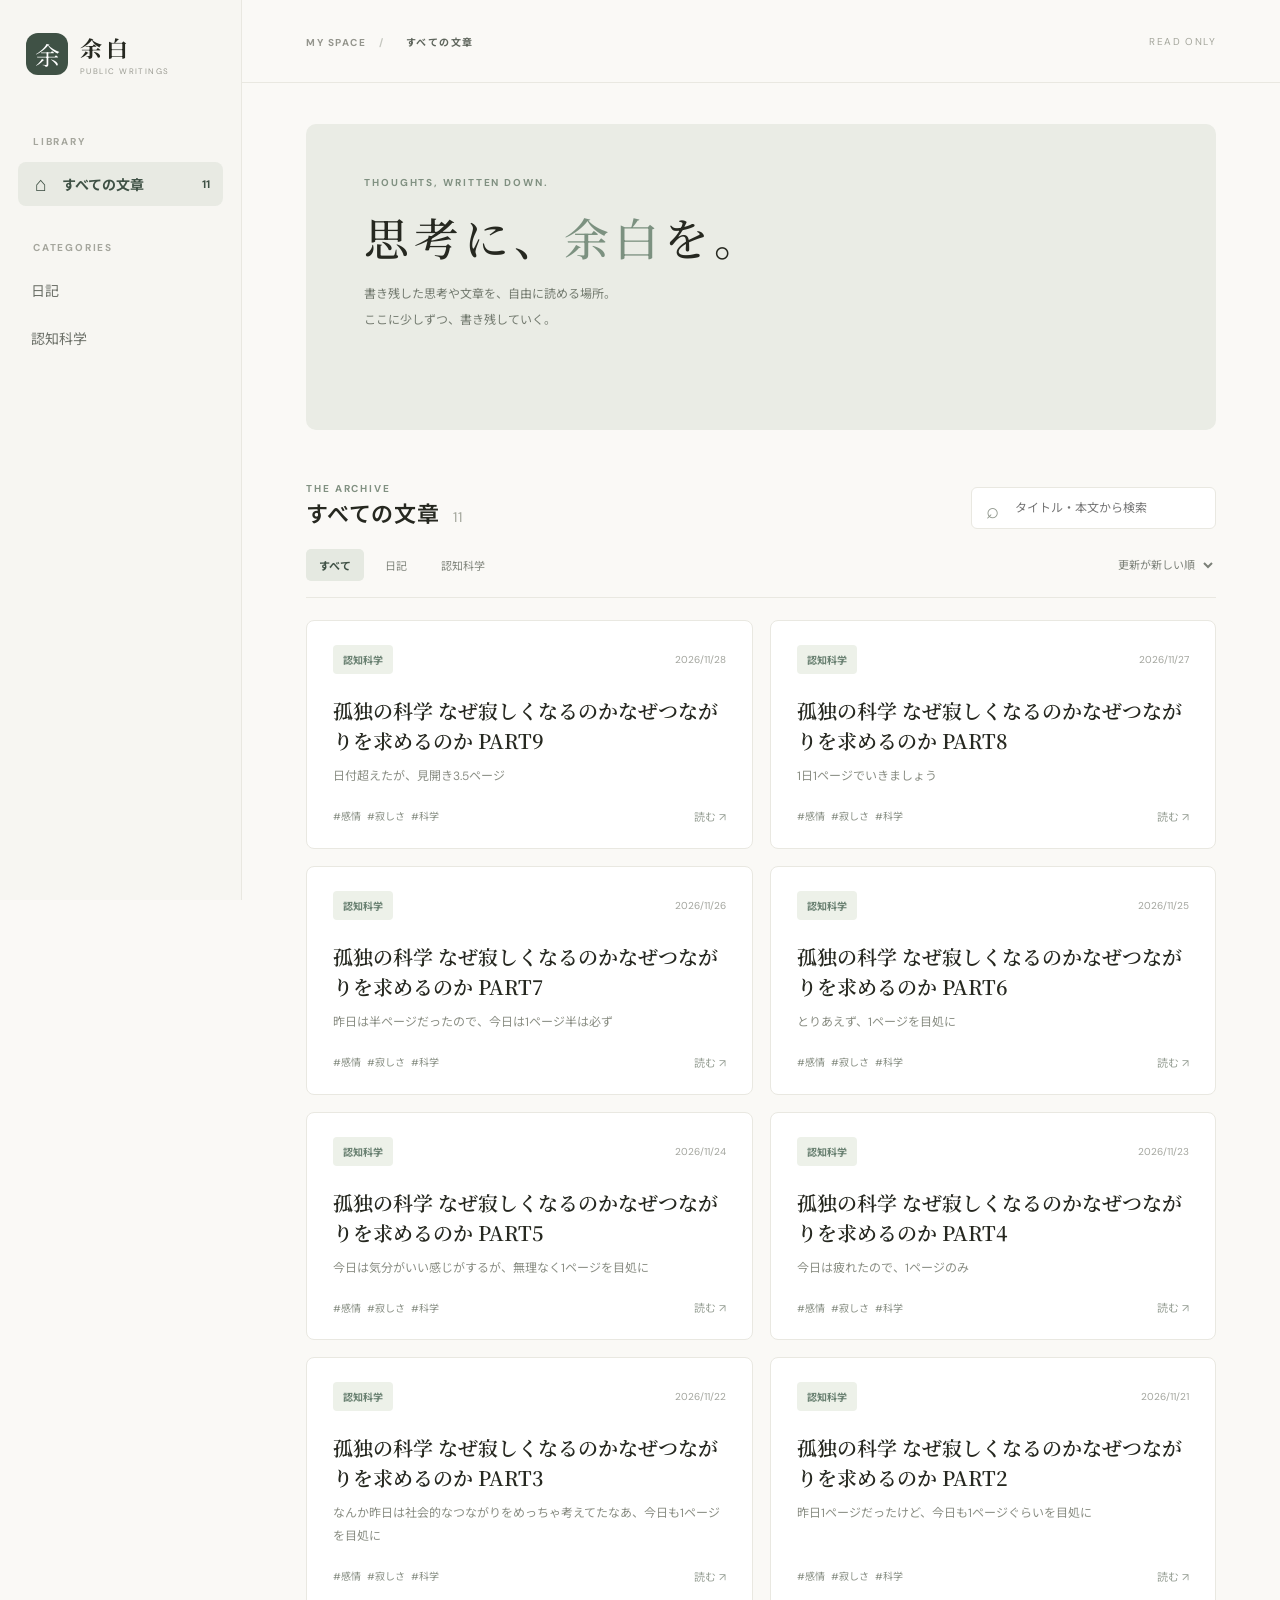
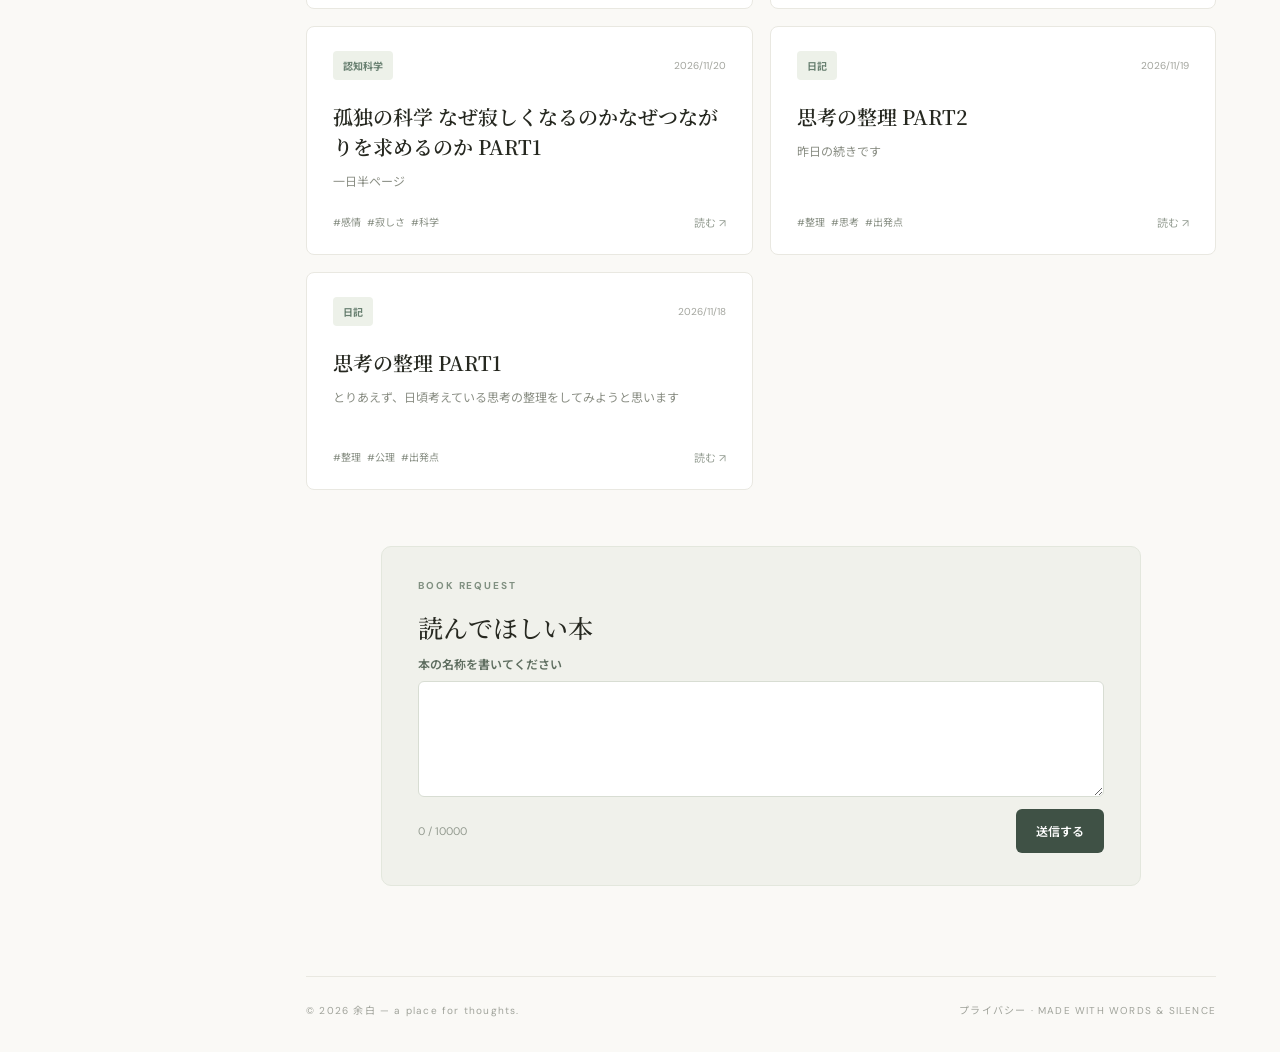
<file: index.html>
<!doctype html>
<html lang="ja">
<head>
  <meta charset="UTF-8" />
  <meta name="viewport" content="width=device-width, initial-scale=1.0" />
  <meta name="description" content="icarus20261117は日々の思考、読書、哲学について書き残す文章サイトです。" />
  <title>icarus20261117｜余白</title>
  <link rel="stylesheet" href="style.css" />
  <script src="script.js" defer></script>

<!-- Google Analytics 4 -->
<script async src="https://www.googletagmanager.com/gtag/js?id=G-14MC9JDS66"></script>
<script>
  window.dataLayer = window.dataLayer || [];
  function gtag(){dataLayer.push(arguments);}
  gtag('js', new Date());
  gtag('config', 'G-14MC9JDS66');
</script>
<!-- End Google Analytics 4 -->

</head>
<body>
  <div class="app-shell">
    <aside class="sidebar" aria-label="メインナビゲーション">
      <a class="brand" href="#home" aria-label="余白 ホーム"><span class="brand-mark">余</span><span><strong>余白</strong><small>PUBLIC WRITINGS</small></span></a>
      <div class="sidebar-label">LIBRARY</div>
      <nav class="nav" id="navigation">
        <button class="nav-item active" data-view="home"><span class="nav-symbol">⌂</span> すべての文章 <span id="all-count" class="nav-number">0</span></button>
        
        
      </nav>
      <div class="sidebar-label spaced">CATEGORIES</div>
      <div id="category-nav" class="nav category-nav"></div>
      </aside>

    <main class="main">
      <header class="topbar">
        <button class="mobile-menu" id="mobile-menu" aria-label="メニューを開く">☰</button>
        <div class="breadcrumb">MY SPACE <span>/</span> <span id="breadcrumb-current">すべての文章</span></div>
        <div class="header-actions"><span class="storage-label">READ ONLY</span></div>
      </header>

      <section id="list-view" class="view">
        <div class="hero"><p class="eyebrow">THOUGHTS, WRITTEN DOWN.</p><h1>思考に、<em>余白</em>を。</h1><p class="hero-subtitle">書き残した思考や文章を、自由に読める場所。<br />ここに少しずつ、書き残していく。</p></div>
        <div class="section-heading"><div><span class="eyebrow">THE ARCHIVE</span><h2 id="list-heading">すべての文章 <span id="result-count" class="light-number">0</span></h2></div><div class="search-wrap"><span aria-hidden="true">⌕</span><input type="search" id="search-input" placeholder="タイトル・本文から検索" aria-label="文章を検索" /></div></div>
        <div class="filter-row"><div id="filter-chips" class="filter-chips"></div><select id="sort-select" aria-label="並び替え"><option value="updated">更新が新しい順</option><option value="oldest">更新が古い順</option><option value="title">タイトル順</option></select></div>
        <div class="notes-grid" id="notes-grid"></div>
        <div id="empty-state" class="empty-state hidden"><div class="empty-icon">✎</div><h3>まだ公開された文章がありません</h3><p>新しい文章の公開までお待ちください。</p></div>
      </section>

      <section id="read-view" class="view hidden"><button class="back-button" id="read-back">← 一覧に戻る</button><article class="reader"><div class="reader-meta" id="reader-meta"></div><h1 id="reader-title"></h1><p class="reader-excerpt" id="reader-excerpt"></p><div class="reader-rule"></div><div class="article-body" id="reader-body"></div><div class="reader-footer"><div id="reader-tags" class="tag-list"></div></div></article></section>
      <section id="book-request-section" class="book-request-section" aria-label="読んでほしい本のリクエスト" hidden>
        <div class="book-request-inner">
          <p class="eyebrow">BOOK REQUEST</p>
          <h2>読んでほしい本</h2>
          
          <form id="book-request-form">
            <label class="book-request-label" for="book-request-message">本の名称を書いてください</label>
            <textarea id="book-request-message" name="message" maxlength="10000" rows="3" required></textarea>
            <div class="book-request-controls"><small id="book-request-count">0 / 10000</small><button id="book-request-submit" class="button button-dark" type="submit">送信する</button></div>
          </form>
          <p id="book-request-result" class="book-request-result" role="status" aria-live="polite" hidden></p>
        </div>
      </section>
      <footer class="site-footer"><span>© <span id="footer-year"></span> 余白 — a place for thoughts.</span><span><a href="privacy.html">プライバシー</a> · MADE WITH WORDS & SILENCE</span></footer>
    </main>
  </div>
  <div id="toast" class="toast" role="status" aria-live="polite"></div>

<script>
(() => {
  'use strict';
  const BOOK_API_URL = 'https://script.google.com/macros/s/AKfycbxI899_GCBWuNQ5nI4GSBJg8pWerMrE0xqQ2AxQPc2Q5nddHL6CgXJZS0awbpMsMlmQcA/exec';
  const section = document.getElementById('book-request-section');
  const form = document.getElementById('book-request-form');
  const input = document.getElementById('book-request-message');
  const count = document.getElementById('book-request-count');
  const submit = document.getElementById('book-request-submit');
  const result = document.getElementById('book-request-result');
  if (!section || !form) return;
  if (!/^https:\/\/script\.google\.com\/macros\/s\/[^/]+\/exec$/.test(BOOK_API_URL)) return;
  section.hidden = false;
  const length = () => Array.from(input.value).length;
  input.addEventListener('input', () => {
    if (length() > 10000) input.value = Array.from(input.value).slice(0, 10000).join('');
    count.textContent = length() + ' / 10000';
  });
  function checkSaved(requestId) {
    return new Promise(resolve => {
      let settled = false;
      const script = document.createElement('script');
      const done = found => {
        if (settled) return;
        settled = true;
        clearTimeout(timer);
        script.remove();
        delete window.icarusBookStatus;
        resolve(found);
      };
      window.icarusBookStatus = data => done(Boolean(data && data.saved && data.requestId === requestId));
      script.onerror = () => done(false);
      script.onload = () => done(false);
      const timer = setTimeout(() => done(false), 9000);
      script.src = BOOK_API_URL + '?action=status&callback=icarusBookStatus&requestId=' + encodeURIComponent(requestId) + '&v=' + Date.now();
      document.body.appendChild(script);
    });
  }
  form.addEventListener('submit', async event => {
    event.preventDefault();
    const message = input.value.trim();
    if (!message || Array.from(message).length > 10000) { input.focus(); return; }
    const requestId = crypto.randomUUID();
    submit.disabled = true;
    submit.textContent = '送信中…';
    result.hidden = true;
    try {
      await fetch(BOOK_API_URL, {
        method: 'POST',
        mode: 'no-cors',
        body: new URLSearchParams({message, requestId, website: ''})
      });
      let saved = false;
      for (let i = 0; i < 7 && !saved; i++) {
        saved = await checkSaved(requestId);
        if (!saved) await new Promise(resolve => setTimeout(resolve, 1100));
      }
      if (!saved) throw new Error('保存確認に失敗しました');
      form.hidden = true;
      result.textContent = '送信しました';
      result.hidden = false;
    } catch (error) {
      console.error('本のリクエスト送信:', error);
      result.textContent = '送信を確認できませんでした。後でもう一度お試しください。';
      result.hidden = false;
      submit.disabled = false;
      submit.textContent = '送信する';
    }
  });
})();
</script>

<!-- Cloudflare Web Analytics -->
<script type="module"
  src="https://static.cloudflareinsights.com/beacon.min.js"
  data-cf-beacon='{"token": "86b4f07205cb4c9c9c80e1fe6efbfd7e"}'>
</script>
<!-- End Cloudflare Web Analytics -->

</body>
</html>
</file>
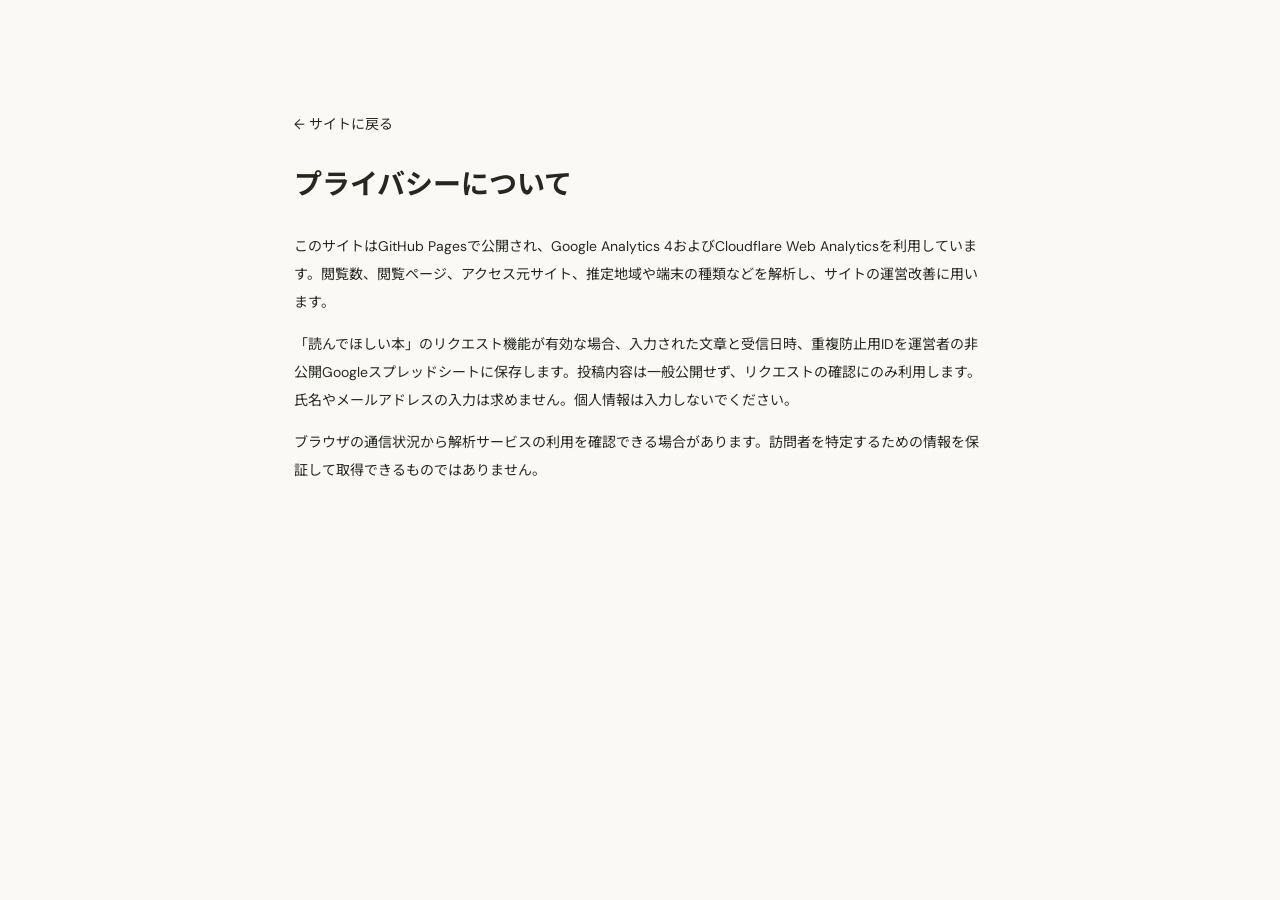
<file: privacy.html>
<!doctype html><html lang="ja"><head><meta charset="utf-8"><meta name="viewport" content="width=device-width,initial-scale=1"><title>プライバシー｜icarus20261117</title><link rel="stylesheet" href="style.css"></head><body><main style="max-width:740px;margin:8vh auto;padding:24px;line-height:2"><p><a href="./">← サイトに戻る</a></p><h1>プライバシーについて</h1><p>このサイトはGitHub Pagesで公開され、Google Analytics 4およびCloudflare Web Analyticsを利用しています。閲覧数、閲覧ページ、アクセス元サイト、推定地域や端末の種類などを解析し、サイトの運営改善に用います。</p><p>「読んでほしい本」のリクエスト機能が有効な場合、入力された文章と受信日時、重複防止用IDを運営者の非公開Googleスプレッドシートに保存します。投稿内容は一般公開せず、リクエストの確認にのみ利用します。氏名やメールアドレスの入力は求めません。個人情報は入力しないでください。</p><p>ブラウザの通信状況から解析サービスの利用を確認できる場合があります。訪問者を特定するための情報を保証して取得できるものではありません。</p></main></body></html>
</file>
<file: style.css>
@import url('https://fonts.googleapis.com/css2?family=DM+Sans:wght@400;500;600;700&family=Noto+Sans+JP:wght@400;500;600;700&family=Noto+Serif+JP:wght@400;500;600;700&display=swap');
:root{--paper:#faf9f6;--surface:#fff;--ink:#262820;--muted:#898a80;--line:#e9e8e1;--green:#3f5145;--sand:#eee9de;--sidebar:242px}*{box-sizing:border-box}body{margin:0;background:var(--paper);color:var(--ink);font-family:'DM Sans','Noto Sans JP',sans-serif;font-size:14px}button,input,textarea,select{font:inherit}button{cursor:pointer}a{color:inherit;text-decoration:none}.hidden{display:none!important}.app-shell{display:flex;min-height:100vh}.sidebar{position:fixed;width:var(--sidebar);height:100vh;display:flex;flex-direction:column;border-right:1px solid var(--line);padding:32px 18px 22px;background:#f7f6f2;z-index:5}.brand{display:flex;align-items:center;gap:12px;margin:0 8px 59px}.brand-mark{display:grid;place-items:center;width:42px;height:42px;background:var(--green);color:white;border-radius:12px;font-family:'Noto Serif JP',serif;font-size:25px}.brand strong{font-family:'Noto Serif JP',serif;font-size:22px;letter-spacing:.16em;display:block}.brand small{display:block;color:#9a9b92;letter-spacing:.18em;font-size:8px;margin-top:3px}.sidebar-label{padding:0 15px;margin-bottom:14px;color:#a5a69d;font-size:10px;font-weight:700;letter-spacing:.18em}.sidebar-label.spaced{margin-top:35px}.nav{display:flex;flex-direction:column;gap:4px}.nav-item{width:100%;background:transparent;border:0;text-align:left;border-radius:8px;padding:12px 13px;color:#6c7068;display:flex;align-items:center;gap:11px;transition:.2s}.nav-item:hover,.nav-item.active{background:#e8eae3;color:var(--green)}.nav-item.active{font-weight:700}.nav-symbol{width:20px;text-align:center;font-size:20px;line-height:1}.nav-number{margin-left:auto;font-size:11px}.sidebar-bottom{margin-top:auto;border-top:1px solid var(--line);padding:22px 11px 0}.privacy-note{display:flex;align-items:start;gap:10px;color:#92948b;font-size:11px;line-height:1.7}.tiny-dot{width:7px;height:7px;flex:none;background:#8f9e87;border-radius:50%;margin-top:6px}.text-link{background:none;border:0;padding:18px 0 0;color:var(--green);display:flex;justify-content:space-between;width:100%;font-size:12px}.main{margin-left:var(--sidebar);min-width:0;width:calc(100% - var(--sidebar));display:flex;flex-direction:column;min-height:100vh}.topbar{height:83px;flex:none;padding:0 clamp(24px,5vw,82px);display:flex;justify-content:space-between;align-items:center;border-bottom:1px solid var(--line)}.breadcrumb{font-size:10px;font-weight:700;letter-spacing:.15em;color:#94958d}.breadcrumb span{padding:0 9px;color:#c4c6bf}.breadcrumb span:last-child{color:#5e655c}.header-actions,.editor-actions{display:flex;align-items:center;gap:20px}.storage-label{font-size:10px;letter-spacing:.14em;color:#a4a69c}.button{border-radius:6px;border:1px solid transparent;padding:12px 19px;font-size:12px;font-weight:600;white-space:nowrap;transition:.2s}.button:hover{transform:translateY(-1px)}.button-dark{background:var(--green);color:#fff}.button-dark:hover{background:#2e3e33}.button-outline{background:white;border-color:#d6d8d0;color:var(--green)}.view{width:min(1120px,calc(100% - 2 * clamp(24px,5vw,82px)));margin:0 auto;flex:1}.hero{margin-top:41px;background:#eaece5;min-height:306px;border-radius:10px;padding:52px 58px;position:relative;overflow:hidden}.eyebrow{font-size:10px;letter-spacing:.19em;color:#809081;font-weight:700;margin:0 0 17px}.hero h1{font-family:'Noto Serif JP',serif;font-size:clamp(32px,3.5vw,49px);font-weight:500;line-height:1.4;letter-spacing:.11em;margin:0 0 13px}.hero h1 em{font-style:normal;color:#7c9180}.hero-subtitle{color:#747b70;font-size:12px;line-height:2.15;margin:0 0 17px}.hero-link{border:none;background:transparent;color:#445748;padding:0;border-bottom:1px solid #768a79;padding-bottom:5px;font-weight:600;font-size:12px}.hero-link span{margin-left:13px}.hero-decoration{font-family:serif;font-size:255px;position:absolute;color:#d2d8cd;right:2.5%;top:-42px;transform:rotate(-13deg);pointer-events:none}.section-heading{display:flex;justify-content:space-between;align-items:end;gap:20px;margin:48px 0 20px}.section-heading .eyebrow{margin-bottom:10px}.section-heading h2{font-size:22px;font-weight:600;margin:0;letter-spacing:.035em}.light-number{font-size:14px;font-weight:400;color:#a1a49a;margin-left:8px}.search-wrap{position:relative}.search-wrap span{position:absolute;left:15px;top:9px;font-size:22px;color:#90978d}.search-wrap input{border:1px solid var(--line);background:#fff;border-radius:6px;padding:12px 14px 12px 43px;width:245px;font-size:12px;outline:none}.search-wrap input:focus,input:focus,textarea:focus,select:focus{border-color:#96a996!important;outline:none}.filter-row{display:flex;justify-content:space-between;gap:10px;border-bottom:1px solid var(--line);padding-bottom:16px}.filter-chips{display:flex;gap:8px;flex-wrap:wrap}.chip{font-size:11px;color:#80857c;padding:7px 12px;background:transparent;border:1px solid transparent;border-radius:5px}.chip.active{background:#e5e9e1;color:var(--green);font-weight:700}.filter-row select{border:none;background:transparent;color:#7b8078;font-size:11px;padding:5px}.notes-grid{display:grid;grid-template-columns:repeat(2,minmax(0,1fr));gap:17px;margin-top:22px}.note-card{min-height:218px;border:1px solid var(--line);background:white;border-radius:8px;padding:24px 26px;display:flex;flex-direction:column;transition:.2s;cursor:pointer}.note-card:hover{transform:translateY(-2px);box-shadow:0 10px 30px #2033240b;border-color:#cfd7cd}.card-top{display:flex;justify-content:space-between;align-items:center}.category-label{font-size:10px;font-weight:700;color:#698071;background:#edf1e9;padding:7px 10px;border-radius:4px}.card-date{color:#a2a49d;font-size:10px}.note-card h3{font-family:'Noto Serif JP',serif;font-size:20px;font-weight:600;margin:22px 0 9px;line-height:1.5}.note-card p{color:#8a8e84;font-size:12px;line-height:1.9;margin:0 0 20px;display:-webkit-box;-webkit-line-clamp:2;-webkit-box-orient:vertical;overflow:hidden}.card-bottom{margin-top:auto;display:flex;justify-content:space-between;align-items:center;color:#98a096;font-size:11px}.tag-list{display:flex;gap:6px;flex-wrap:wrap}.tag-list span{font-size:10px;color:#888f84}.favorite-icon{font-size:18px;color:#9ba79a}.empty-state{text-align:center;padding:80px 20px}.empty-icon{font-size:40px;color:#a8b5a7}.empty-state h3{font-family:'Noto Serif JP',serif;font-weight:500}.empty-state p{color:#92978c}.site-footer{margin:90px clamp(24px,5vw,82px) 0;padding:25px 0 35px;border-top:1px solid var(--line);display:flex;justify-content:space-between;color:#a0a39b;font-size:10px;letter-spacing:.12em}.back-button{border:0;background:none;color:#768475;padding:0;font-size:12px;margin:35px 0}.reader{max-width:760px;margin:15px auto}.reader-meta{color:#819181;font-size:11px;letter-spacing:.1em}.reader h1{font-family:'Noto Serif JP',serif;font-weight:600;line-height:1.6;font-size:clamp(30px,4vw,42px);margin:21px 0}.reader-excerpt{color:#8b8e83;font-size:14px;line-height:2}.reader-rule{width:35px;border-top:2px solid #a1b4a0;margin:32px 0}.article-body{font-family:'Noto Serif JP',serif;font-size:15px;line-height:2.35;overflow-wrap:anywhere;white-space:normal}.article-body h1,.article-body h2,.article-body h3{line-height:1.6;margin:2em 0 .7em}.article-body h1{font-size:25px}.article-body h2{font-size:21px}.article-body h3{font-size:18px}.article-body p{margin:0 0 1.3em}.article-body blockquote{border-left:3px solid #9cac98;padding-left:22px;margin:24px 0;color:#7d8378}.article-body code{background:#edf0e9;padding:2px 5px;border-radius:3px;font-family:monospace;font-size:13px}.article-body a{color:#4f7860;text-decoration:underline}.article-body ul,.article-body ol{padding-left:24px}.article-body hr{border:0;border-top:1px solid var(--line);margin:35px 0}.reader-footer{display:flex;justify-content:space-between;align-items:center;gap:20px;border-top:1px solid var(--line);padding-top:23px;margin-top:65px}.reader-actions{display:flex;gap:8px}.editor-toolbar{display:flex;justify-content:space-between;align-items:center}.save-status{color:#9a9e95;font-size:11px}.editor-shell{max-width:840px;margin:13px auto}.editor-header h1,.settings-panel h1{font-family:'Noto Serif JP',serif;font-size:35px;font-weight:500;margin:0 0 10px}.editor-header>p:last-child,.settings-panel>p{color:#96998f;font-size:13px;line-height:2}.editor-header{margin-bottom:37px}#note-form label{display:block;color:#5c685b;font-size:12px;font-weight:700;margin:22px 0 10px}#note-form input,#note-form select,#note-form textarea{background:white;border:1px solid #e0e4dc;border-radius:6px;padding:13px 15px;width:100%;color:var(--ink)}#note-form .title-input{font-family:'Noto Serif JP',serif;font-size:24px;padding:19px 17px}.optional{color:#a2a79e;font-size:10px;font-weight:400}.form-inline{display:grid;grid-template-columns:1fr 1.5fr;gap:20px}.content-label{display:flex;align-items:end;justify-content:space-between;margin-top:16px}.editor-tabs{display:flex;gap:5px}.tab{border:0;background:transparent;padding:8px 12px;color:#929990;font-size:12px}.tab.active{border-bottom:2px solid var(--green);color:var(--green);font-weight:700}#note-form textarea{min-height:380px;resize:vertical;line-height:2;font-size:14px;padding:22px}.preview{min-height:380px;padding:22px;background:white;border:1px solid var(--line);border-radius:6px}.editor-help{font-size:11px;color:#989d93;margin-top:9px;line-height:2}.editor-bottom{display:flex;justify-content:space-between;margin-top:24px;color:#999e94;font-size:11px}.delete-button{background:none;border:0;color:#ab716a;padding:0}.settings-panel{max-width:750px;margin:20px auto}.settings-card{background:white;border:1px solid var(--line);border-radius:8px;margin:22px 0;padding:25px}.settings-card h3{margin:0 0 9px}.settings-card p{color:#91978e;line-height:1.9;font-size:12px;margin-bottom:18px}.settings-card.caution{background:#f4f5ef}.file-button{display:inline-block}.toast{position:fixed;bottom:26px;right:30px;background:var(--green);color:white;border-radius:8px;padding:15px 22px;font-size:12px;box-shadow:0 6px 24px #0002;opacity:0;transform:translateY(15px);pointer-events:none;transition:.25s;z-index:20}.toast.show{opacity:1;transform:translateY(0)}.mobile-menu{display:none}
@media(max-width:1100px){.sidebar{width:210px}.main{margin-left:210px;width:calc(100% - 210px)}.hero-decoration{font-size:180px;top:5px}.hero{padding:45px 37px}}@media(max-width:760px){.sidebar{transform:translateX(-100%);transition:transform .2s;width:240px;box-shadow:0 8px 20px #0001}.sidebar.open{transform:translateX(0)}.main{margin:0;width:100%}.topbar{height:70px;padding:0 21px}.mobile-menu{display:block;background:none;border:0;font-size:18px;color:var(--green)}.breadcrumb{display:none}.header-actions{gap:8px}.storage-label{display:none}.view{width:calc(100% - 38px)}.hero{margin-top:20px;min-height:245px;padding:33px 28px}.hero-decoration{font-size:125px;right:-18px;top:22px}.hero h1{font-size:34px}.hero-subtitle{font-size:11px}.section-heading{flex-direction:column;align-items:stretch;margin-top:35px}.search-wrap input{width:100%}.filter-row{flex-direction:column}.notes-grid{grid-template-columns:1fr}.note-card{min-height:190px}.site-footer{margin:50px 20px 0;flex-wrap:wrap;gap:14px}.editor-toolbar{align-items:start;gap:10px;flex-direction:column}.editor-toolbar .back-button{margin-bottom:6px}.editor-actions{width:100%;gap:8px;flex-wrap:wrap}.editor-actions .button{padding:10px}.save-status{margin-right:auto}.form-inline{grid-template-columns:1fr;gap:0}.reader-footer{align-items:start;flex-direction:column}.reader-actions{width:100%}}
/* v2: mobile-friendly public viewer */
body{overflow-x:hidden}.main{min-width:0}.article-body img{max-width:100%;height:auto}.note-card:focus-visible,.nav-item:focus-visible,.chip:focus-visible,.button:focus-visible{outline:3px solid #729478;outline-offset:3px}
@media(max-width:760px){.hero{padding:30px 24px}.hero-decoration{opacity:.35}.hero h1{position:relative;z-index:1}.section-heading{gap:13px}.reader{width:100%;padding:0 2px}.reader h1{font-size:clamp(26px,7vw,36px)}.article-body{font-size:14px;line-height:2.15}.sidebar{overflow-y:auto}.search-wrap input{font-size:16px}.topbar{gap:10px}.header-actions{margin-left:auto}.notes-grid{gap:12px}}
@media(max-width:380px){.hero h1{font-size:28px}.hero{padding:28px 20px}.topbar{padding:0 15px}.site-footer{font-size:9px}}

/* 読んでほしい本：公開サイト用 */
[hidden]{display:none!important}
.book-request-section{width:min(1120px,calc(100% - 2 * clamp(24px,5vw,82px)));margin:56px auto 0}
.book-request-inner{max-width:760px;margin:auto;padding:32px 36px;background:#f0f1eb;border:1px solid #e3e7dd;border-radius:10px}
.book-request-inner h2{font-family:'Noto Serif JP',serif;font-size:25px;font-weight:500;margin:0 0 10px}
.book-request-description{font-size:12px;color:#7e857a;line-height:1.9;margin:0 0 18px}
.book-request-label{display:block;font-size:12px;font-weight:600;color:#5f6e60;margin:0 0 8px}
#book-request-message{display:block;width:100%;box-sizing:border-box;resize:vertical;min-height:105px;padding:14px 16px;background:#fff;border:1px solid #d8ddd3;border-radius:6px;line-height:1.8;color:var(--ink);font-size:16px}
#book-request-message:focus{outline:2px solid #a9b8a9;outline-offset:1px}
.book-request-controls{display:flex;align-items:center;justify-content:space-between;gap:12px;margin-top:12px}
#book-request-count{color:#949b90;font-size:11px}
#book-request-submit:disabled{opacity:.7;cursor:wait}
.book-request-result{font-family:'Noto Serif JP',serif;text-align:center;padding:34px 5px;font-size:20px;color:var(--green)}
@media(max-width:760px){.book-request-section{width:calc(100% - 38px);margin:32px auto 0}.book-request-inner{padding:25px 20px}.book-request-inner h2{font-size:23px}}
</file>
